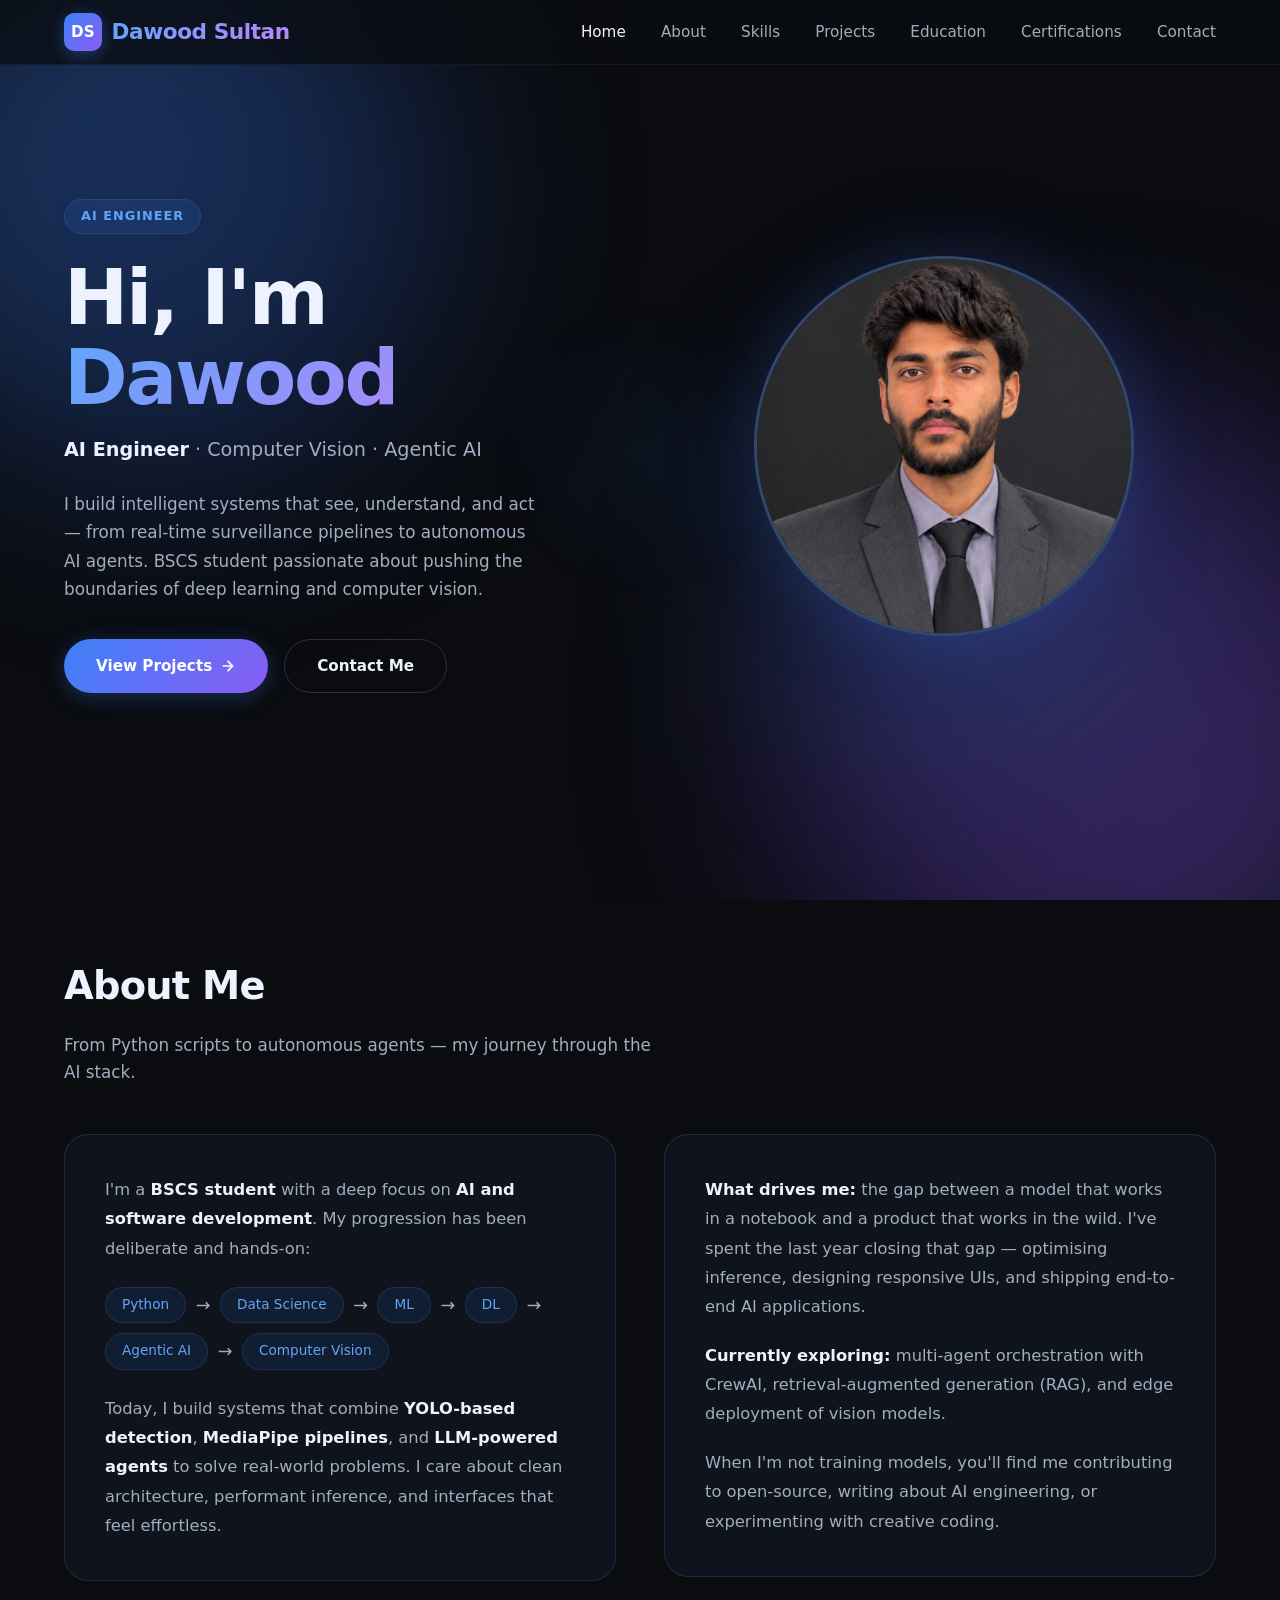
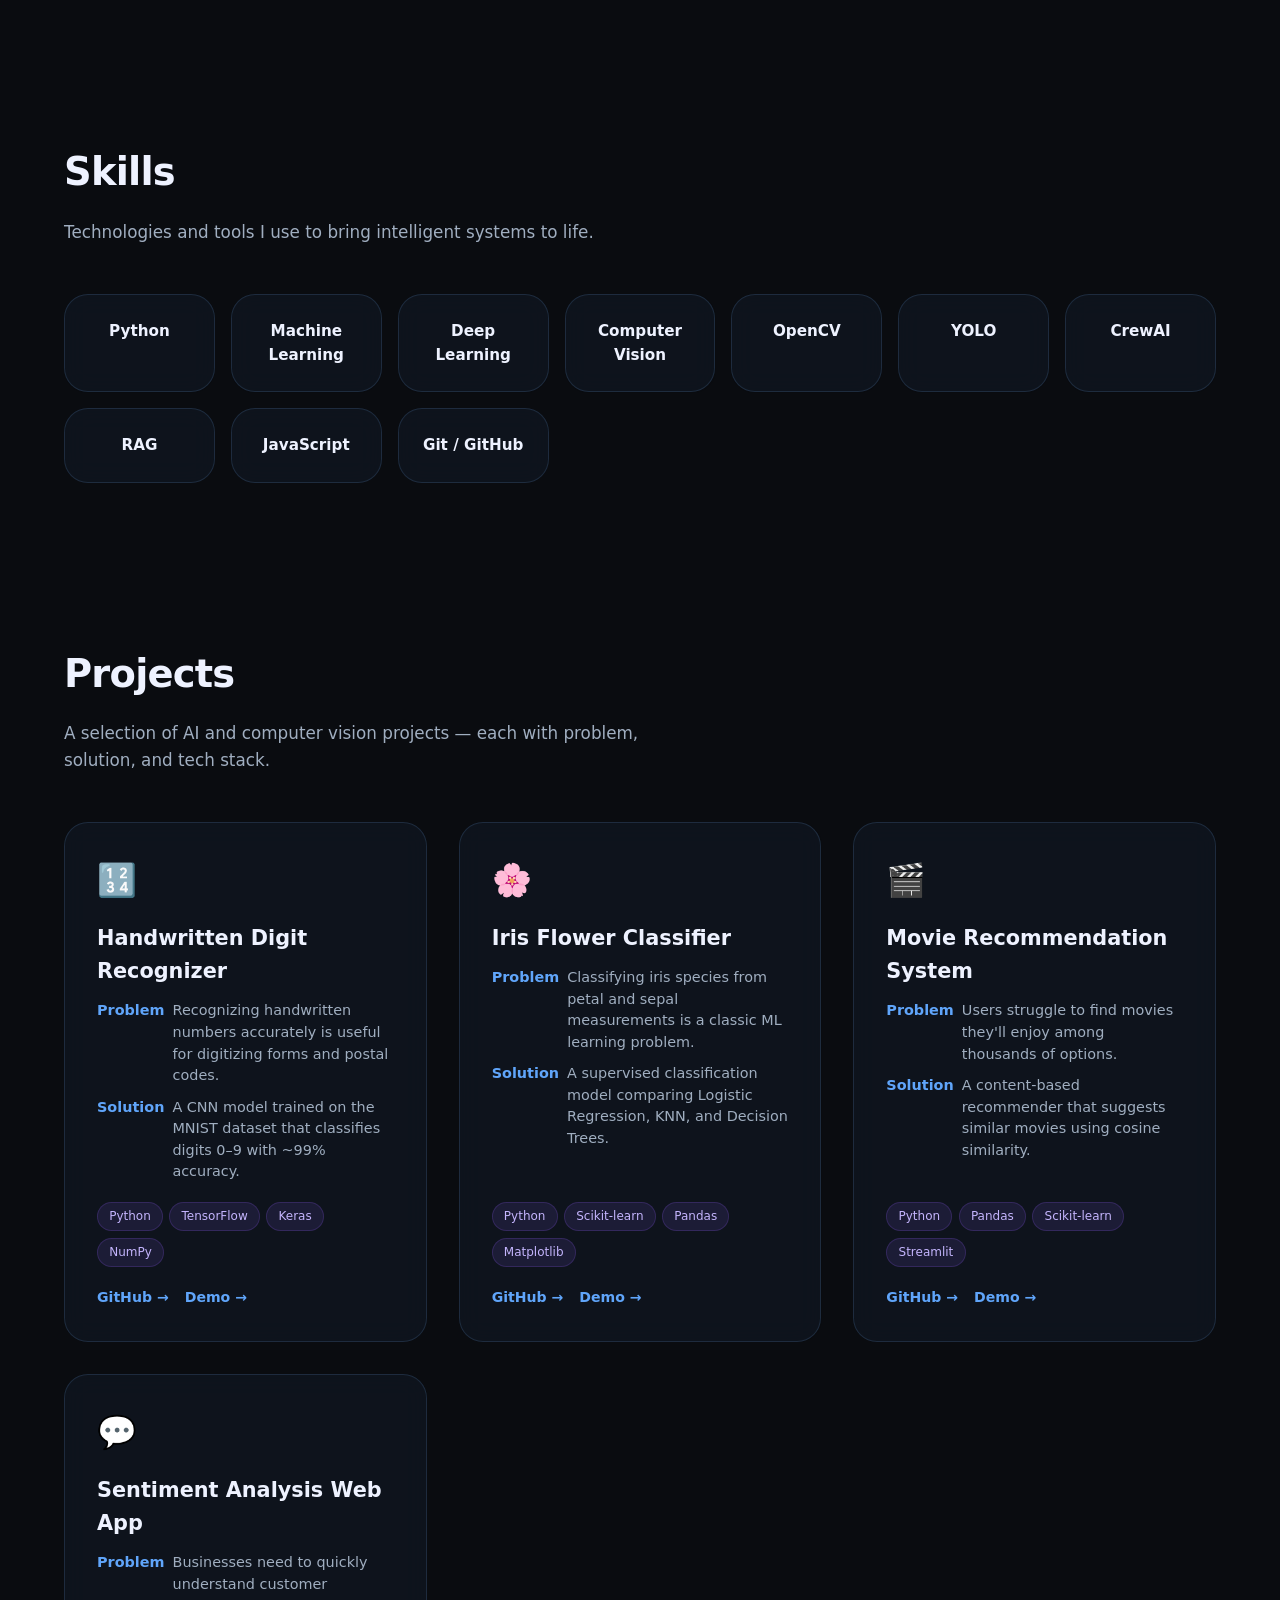
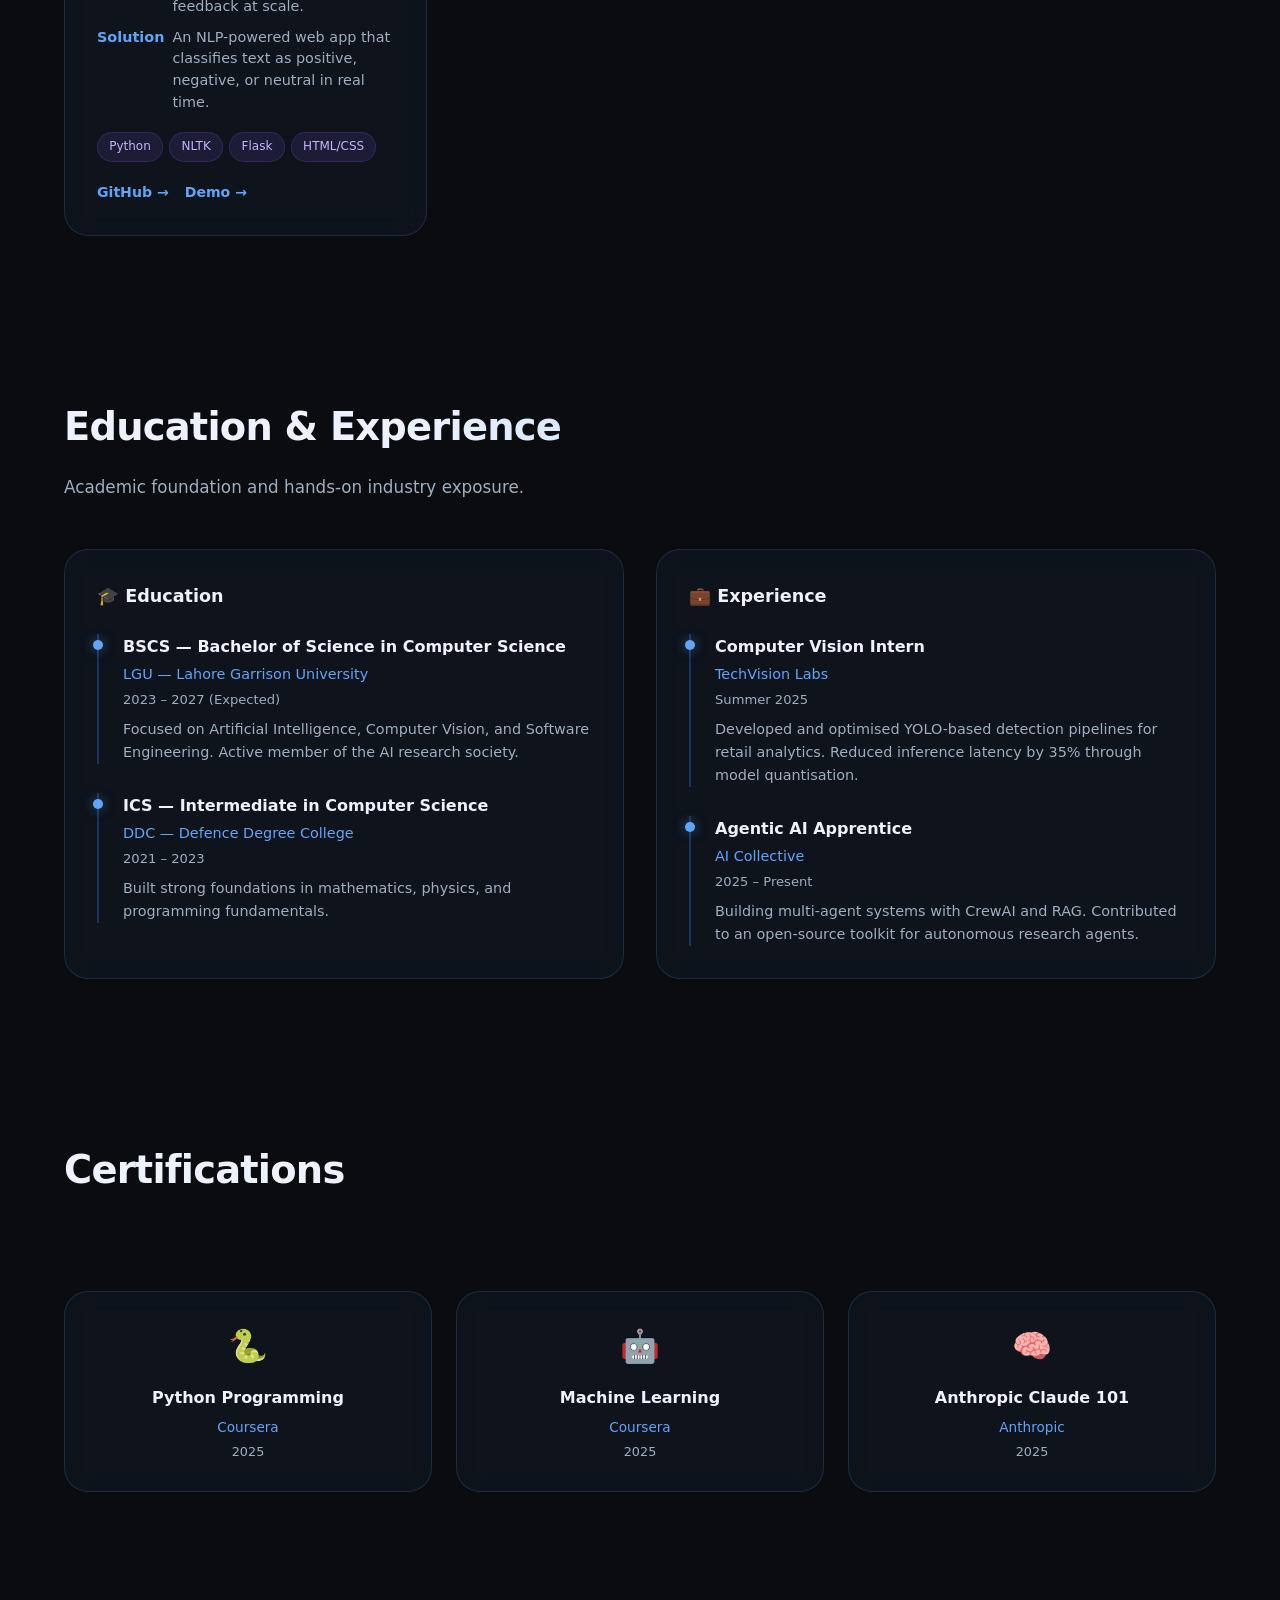
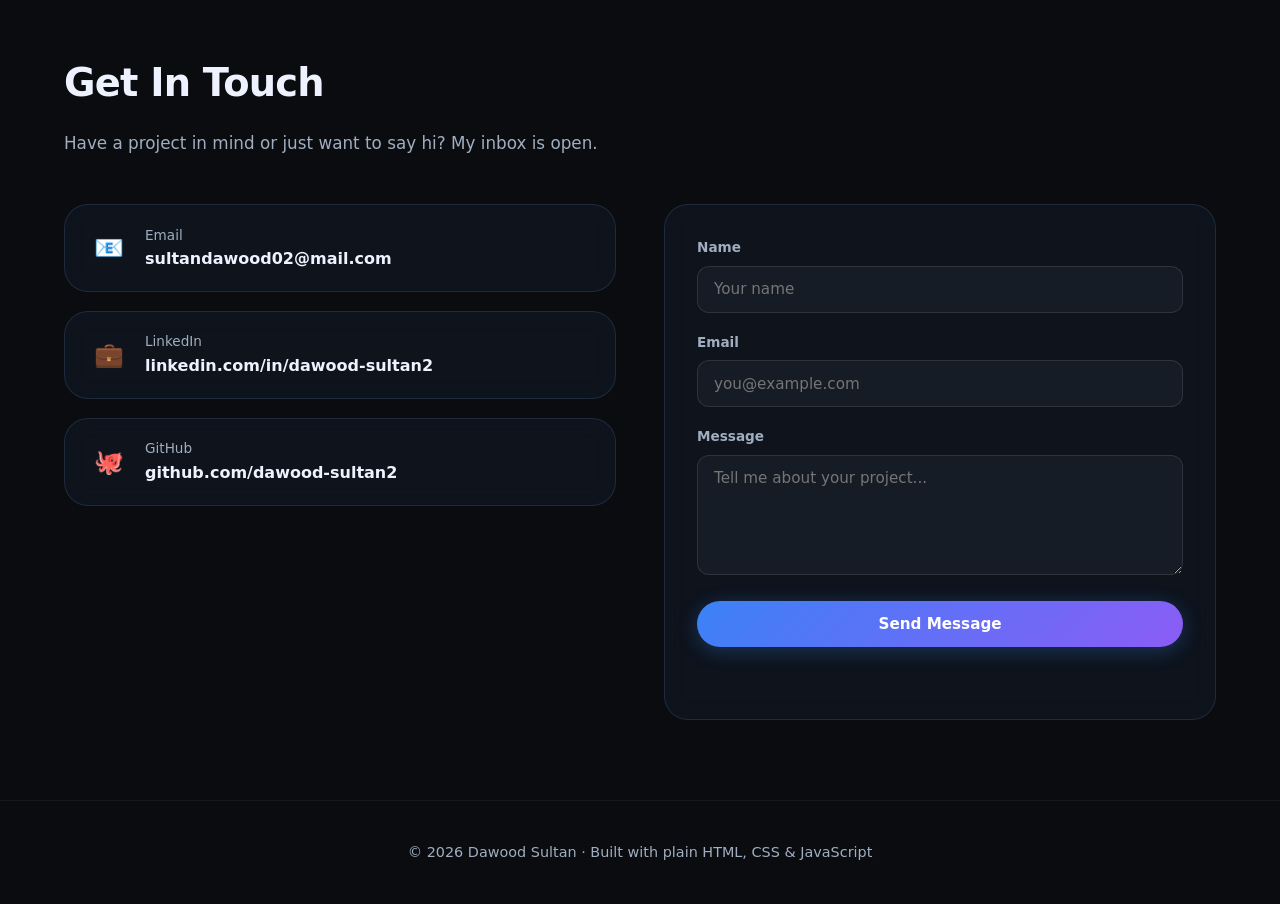
<file: index.html>
<!DOCTYPE html>
<html lang="en">
<head>
  <meta charset="UTF-8" />
  <meta name="viewport" content="width=device-width, initial-scale=1.0" />
  <meta name="description" content="Dawood Sultan — AI Engineer specializing in Computer Vision and Agentic AI." />
  <title>Dawood Sultan · AI Engineer</title>
  <link rel="stylesheet" href="style.css" />
</head>
<body>

  <!-- Animated background orbs -->
  <div class="bg-orbs" aria-hidden="true">
    <div class="orb orb-1"></div>
    <div class="orb orb-2"></div>
    <div class="orb orb-3"></div>
  </div>

  <!-- Cursor glow -->
  <div class="cursor-glow" id="cursorGlow" aria-hidden="true"></div>

  <!-- ========== NAVBAR ========== -->
  <nav id="navbar">
    <div class="container nav-inner">
          <a href="#hero" class="logo">
        <span class="logo-mark">DS</span>
        <span class="logo-text">Dawood Sultan</span>
      </a>
      <button class="hamburger" id="hamburger" aria-label="Toggle navigation menu" aria-expanded="false">
        <span></span><span></span><span></span>
      </button>
      <ul class="nav-links" id="navLinks">
        <li><a href="#hero">Home</a></li>
        <li><a href="#about">About</a></li>
        <li><a href="#skills">Skills</a></li>
        <li><a href="#projects">Projects</a></li>
        <li><a href="#education">Education</a></li>
        <li><a href="#certifications">Certifications</a></li>
        <li><a href="#contact">Contact</a></li>
      </ul>
    </div>
  </nav>

  <!-- ========== HERO ========== -->
  <section id="hero">
    <div class="container hero-grid">
      <div class="hero-text reveal">
        <div class="hero-badge">AI Engineer</div>
        <h1 class="hero-title">Hi, I'm <span>Dawood</span></h1>
        <p class="hero-role"><strong>AI Engineer</strong> · Computer Vision · Agentic AI</p>
        <p class="hero-desc">
          I build intelligent systems that see, understand, and act — from real-time
          surveillance pipelines to autonomous AI agents. BSCS student passionate about
          pushing the boundaries of deep learning and computer vision.
        </p>
        <div class="hero-actions">
          <a href="#projects" class="btn btn-primary">
            View Projects
            <svg width="16" height="16" viewBox="0 0 24 24" fill="none" stroke="currentColor" stroke-width="2.5" stroke-linecap="round" stroke-linejoin="round"><path d="M5 12h14M12 5l7 7-7 7"/></svg>
          </a>
          <a href="#contact" class="btn btn-outline">Contact Me</a>
        </div>
      </div>
      <div class="hero-image-wrap reveal">
        <img
          class="hero-image"
          src="profile.jpg"
          alt="Dawood Sultan — AI Engineer"
          loading="eager"
        />
      </div>
    </div>
  </section>

  <!-- ========== ABOUT ========== -->
  <section id="about">
    <div class="container">
      <h2 class="section-title reveal">About Me</h2>
      <p class="section-sub reveal">From Python scripts to autonomous agents — my journey through the AI stack.</p>
      <div class="about-grid">
        <div class="about-card glass reveal">
          <p>I'm a <strong>BSCS student</strong> with a deep focus on <strong>AI and software development</strong>. My progression has been deliberate and hands-on:</p>
          <div class="journey-steps">
            <span class="step">Python</span><span class="step-arrow">→</span>
            <span class="step">Data Science</span><span class="step-arrow">→</span>
            <span class="step">ML</span><span class="step-arrow">→</span>
            <span class="step">DL</span><span class="step-arrow">→</span>
            <span class="step">Agentic AI</span><span class="step-arrow">→</span>
            <span class="step">Computer Vision</span>
          </div>
          <p style="margin-top: 1.5rem;">
            Today, I build systems that combine <strong>YOLO-based detection</strong>,
            <strong>MediaPipe pipelines</strong>, and <strong>LLM-powered agents</strong>
            to solve real-world problems. I care about clean architecture, performant
            inference, and interfaces that feel effortless.
          </p>
        </div>
        <div class="about-card glass reveal">
          <p><strong>What drives me:</strong> the gap between a model that works in a notebook and a product that works in the wild. I've spent the last year closing that gap — optimising inference, designing responsive UIs, and shipping end-to-end AI applications.</p>
          <p><strong>Currently exploring:</strong> multi-agent orchestration with CrewAI, retrieval-augmented generation (RAG), and edge deployment of vision models.</p>
          <p>When I'm not training models, you'll find me contributing to open-source, writing about AI engineering, or experimenting with creative coding.</p>
        </div>
      </div>
    </div>
  </section>

  <!-- ========== SKILLS ========== -->
  <section id="skills">
    <div class="container">
      <h2 class="section-title reveal">Skills</h2>
      <p class="section-sub reveal">Technologies and tools I use to bring intelligent systems to life.</p>
      <div class="skills-grid">
        <div class="skill-card glass reveal"><span>Python</span></div>
        <div class="skill-card glass reveal"><span>Machine Learning</span></div>
        <div class="skill-card glass reveal"><span>Deep Learning</span></div>
        <div class="skill-card glass reveal"><span>Computer Vision</span></div>
        <div class="skill-card glass reveal"><span>OpenCV</span></div>
        <div class="skill-card glass reveal"><span>YOLO</span></div>
        <div class="skill-card glass reveal"><span>CrewAI</span></div>
        <div class="skill-card glass reveal"><span>RAG</span></div>
        <div class="skill-card glass reveal"><span>JavaScript</span></div>
        <div class="skill-card glass reveal"><span>Git / GitHub</span></div>
      </div>
    </div>
  </section>

  <!-- ========== PROJECTS ========== -->
  <section id="projects">
    <div class="container">
      <h2 class="section-title reveal">Projects</h2>
      <p class="section-sub reveal">A selection of AI and computer vision projects — each with problem, solution, and tech stack.</p>
      <div class="projects-grid">

        <div class="project-card glass reveal">
          <div class="project-icon">🔢</div>
          <h3 class="project-title">Handwritten Digit Recognizer</h3>
          <div class="project-meta">
            <div class="meta-row"><span class="meta-label">Problem</span><span>Recognizing handwritten numbers accurately is useful for digitizing forms and postal codes.</span></div>
            <div class="meta-row"><span class="meta-label">Solution</span><span>A CNN model trained on the MNIST dataset that classifies digits 0–9 with ~99% accuracy.</span></div>
          </div>
          <div class="tech-tags">
            <span class="tech-tag">Python</span><span class="tech-tag">TensorFlow</span>
            <span class="tech-tag">Keras</span><span class="tech-tag">NumPy</span>
          </div>
          <div class="project-links">
            <a href="#" target="_blank" rel="noopener">GitHub →</a>
            <a href="#" target="_blank" rel="noopener">Demo →</a>
          </div>
        </div>

        <div class="project-card glass reveal">
          <div class="project-icon">🌸</div>
          <h3 class="project-title">Iris Flower Classifier</h3>
          <div class="project-meta">
            <div class="meta-row"><span class="meta-label">Problem</span><span>Classifying iris species from petal and sepal measurements is a classic ML learning problem.</span></div>
            <div class="meta-row"><span class="meta-label">Solution</span><span>A supervised classification model comparing Logistic Regression, KNN, and Decision Trees.</span></div>
          </div>
          <div class="tech-tags">
            <span class="tech-tag">Python</span><span class="tech-tag">Scikit-learn</span>
            <span class="tech-tag">Pandas</span><span class="tech-tag">Matplotlib</span>
          </div>
          <div class="project-links">
            <a href="#" target="_blank" rel="noopener">GitHub →</a>
            <a href="#" target="_blank" rel="noopener">Demo →</a>
          </div>
        </div>

        <div class="project-card glass reveal">
          <div class="project-icon">🎬</div>
          <h3 class="project-title">Movie Recommendation System</h3>
          <div class="project-meta">
            <div class="meta-row"><span class="meta-label">Problem</span><span>Users struggle to find movies they'll enjoy among thousands of options.</span></div>
            <div class="meta-row"><span class="meta-label">Solution</span><span>A content-based recommender that suggests similar movies using cosine similarity.</span></div>
          </div>
          <div class="tech-tags">
            <span class="tech-tag">Python</span><span class="tech-tag">Pandas</span>
            <span class="tech-tag">Scikit-learn</span><span class="tech-tag">Streamlit</span>
          </div>
          <div class="project-links">
            <a href="#" target="_blank" rel="noopener">GitHub →</a>
            <a href="#" target="_blank" rel="noopener">Demo →</a>
          </div>
        </div>

        <div class="project-card glass reveal">
          <div class="project-icon">💬</div>
          <h3 class="project-title">Sentiment Analysis Web App</h3>
          <div class="project-meta">
            <div class="meta-row"><span class="meta-label">Problem</span><span>Businesses need to quickly understand customer feedback at scale.</span></div>
            <div class="meta-row"><span class="meta-label">Solution</span><span>An NLP-powered web app that classifies text as positive, negative, or neutral in real time.</span></div>
          </div>
          <div class="tech-tags">
            <span class="tech-tag">Python</span><span class="tech-tag">NLTK</span>
            <span class="tech-tag">Flask</span><span class="tech-tag">HTML/CSS</span>
          </div>
          <div class="project-links">
            <a href="#" target="_blank" rel="noopener">GitHub →</a>
            <a href="#" target="_blank" rel="noopener">Demo →</a>
          </div>
        </div>

      </div>
    </div>
  </section>

  <!-- ========== EDUCATION & EXPERIENCE ========== -->
  <section id="education">
    <div class="container">
      <h2 class="section-title reveal">Education & Experience</h2>
      <p class="section-sub reveal">Academic foundation and hands-on industry exposure.</p>
      <div class="edu-exp-grid">

        <div class="timeline-card glass reveal">
          <h3>🎓 Education</h3>
          <div class="timeline-item">
            <h4>BSCS — Bachelor of Science in Computer Science</h4>
            <p class="place">LGU — Lahore Garrison University</p>
            <p class="date">2023 – 2027 (Expected)</p>
            <p>Focused on Artificial Intelligence, Computer Vision, and Software Engineering. Active member of the AI research society.</p>
          </div>
          <div class="timeline-item">
            <h4>ICS — Intermediate in Computer Science</h4>
            <p class="place">DDC — Defence Degree College</p>
            <p class="date">2021 – 2023</p>
            <p>Built strong foundations in mathematics, physics, and programming fundamentals.</p>
          </div>
        </div>

        <div class="timeline-card glass reveal">
          <h3>💼 Experience</h3>
          <div class="timeline-item">
            <h4>Computer Vision Intern</h4>
            <p class="place">TechVision Labs</p>
            <p class="date">Summer 2025</p>
            <p>Developed and optimised YOLO-based detection pipelines for retail analytics. Reduced inference latency by 35% through model quantisation.</p>
          </div>
          <div class="timeline-item">
            <h4>Agentic AI Apprentice</h4>
            <p class="place">AI Collective</p>
            <p class="date">2025 – Present</p>
            <p>Building multi-agent systems with CrewAI and RAG. Contributed to an open-source toolkit for autonomous research agents.</p>
          </div>
        </div>

      </div>
    </div>
  </section>

  <!-- ========== CERTIFICATIONS ========== -->
  <section id="certifications">
    <div class="container">
      <h2 class="section-title reveal">Certifications</h2>
      <p class="section-sub reveal">Continuous learning, verified.</p>
      <div class="certs-grid">

        <div class="cert-card glass reveal">
          <div class="cert-icon">🐍</div>
          <h4>Python Programming</h4>
          <p class="issuer">Coursera</p>
          <p class="cert-date">2025</p>
        </div>

        <div class="cert-card glass reveal">
          <div class="cert-icon">🤖</div>
          <h4>Machine Learning</h4>
          <p class="issuer">Coursera</p>
          <p class="cert-date">2025</p>
        </div>

        <div class="cert-card glass reveal">
          <div class="cert-icon">🧠</div>
          <h4>Anthropic Claude 101</h4>
          <p class="issuer">Anthropic</p>
          <p class="cert-date">2025</p>
        </div>

      </div>
    </div>
  </section>

  <!-- ========== CONTACT ========== -->
  <section id="contact">
    <div class="container">
      <h2 class="section-title reveal">Get In Touch</h2>
      <p class="section-sub reveal">Have a project in mind or just want to say hi? My inbox is open.</p>
      <div class="contact-grid">

        <div class="contact-info reveal">
          <a href="mailto:sultandawood02@mail.com" class="contact-item glass">
            <span class="contact-icon">📧</span>
            <div>
              <div class="contact-label">Email</div>
              <div class="contact-value">sultandawood02@mail.com</div>
            </div>
          </a>
          <a href="https://linkedin.com/in/dawood-sultan2" target="_blank" rel="noopener" class="contact-item glass">
            <span class="contact-icon">💼</span>
            <div>
              <div class="contact-label">LinkedIn</div>
              <div class="contact-value">linkedin.com/in/dawood-sultan2</div>
            </div>
          </a>
          <a href="https://github.com/dawood-sultan2" target="_blank" rel="noopener" class="contact-item glass">
            <span class="contact-icon">🐙</span>
            <div>
              <div class="contact-label">GitHub</div>
              <div class="contact-value">github.com/dawood-sultan2</div>
            </div>
          </a>
        </div>

        <form class="contact-form glass reveal" id="contactForm" novalidate>
          <div class="form-group">
            <label for="name">Name</label>
            <input type="text" id="name" name="name" placeholder="Your name" required />
          </div>
          <div class="form-group">
            <label for="email">Email</label>
            <input type="email" id="email" name="email" placeholder="you@example.com" required />
          </div>
          <div class="form-group">
            <label for="message">Message</label>
            <textarea id="message" name="message" placeholder="Tell me about your project..." required></textarea>
          </div>
          <button type="submit" class="btn btn-primary" style="width:100%; justify-content:center;">Send Message</button>
          <p class="form-status" id="formStatus"></p>
        </form>

      </div>
    </div>
  </section>

  <!-- ========== FOOTER ========== -->
  <footer>
    <div class="container">
      <p>© <span id="year"></span> Dawood Sultan · Built with plain HTML, CSS & JavaScript</p>
    </div>
  </footer>

  <script src="script.js"></script>
</body>
</html>
</file>
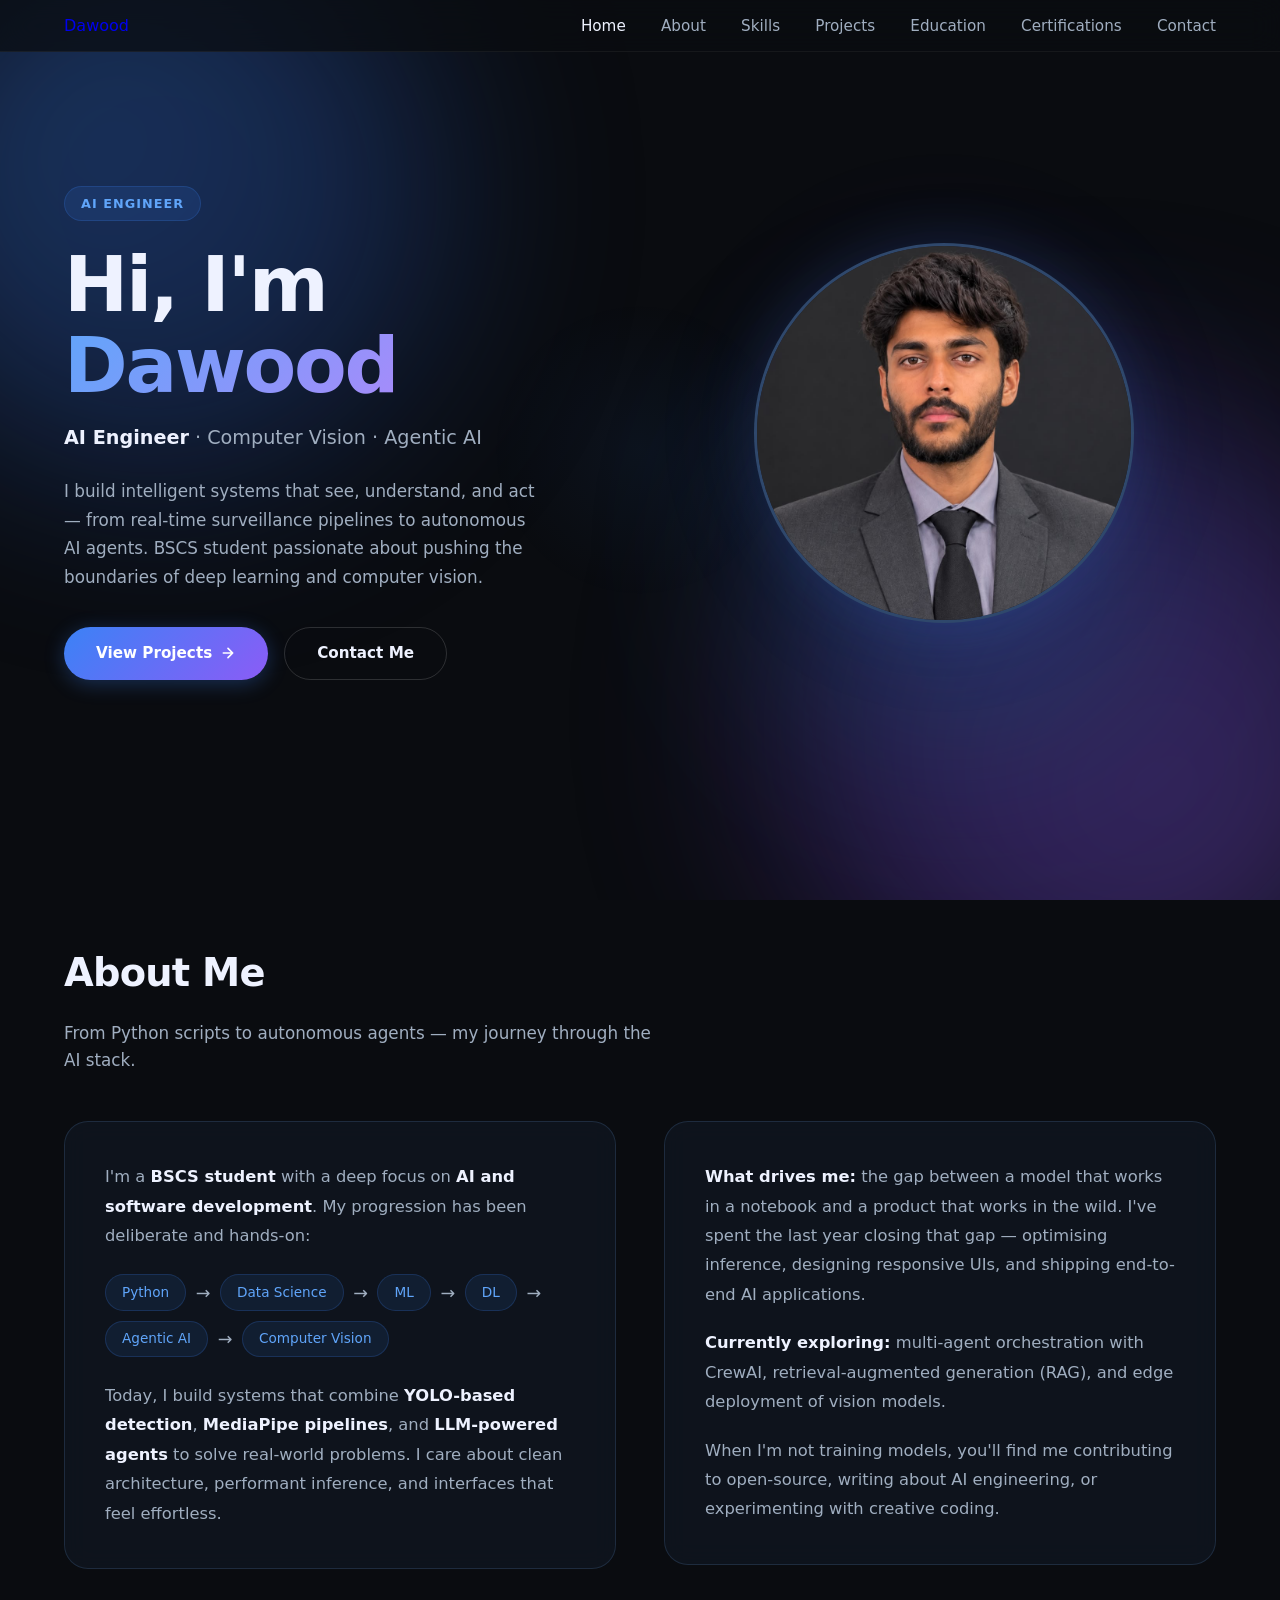
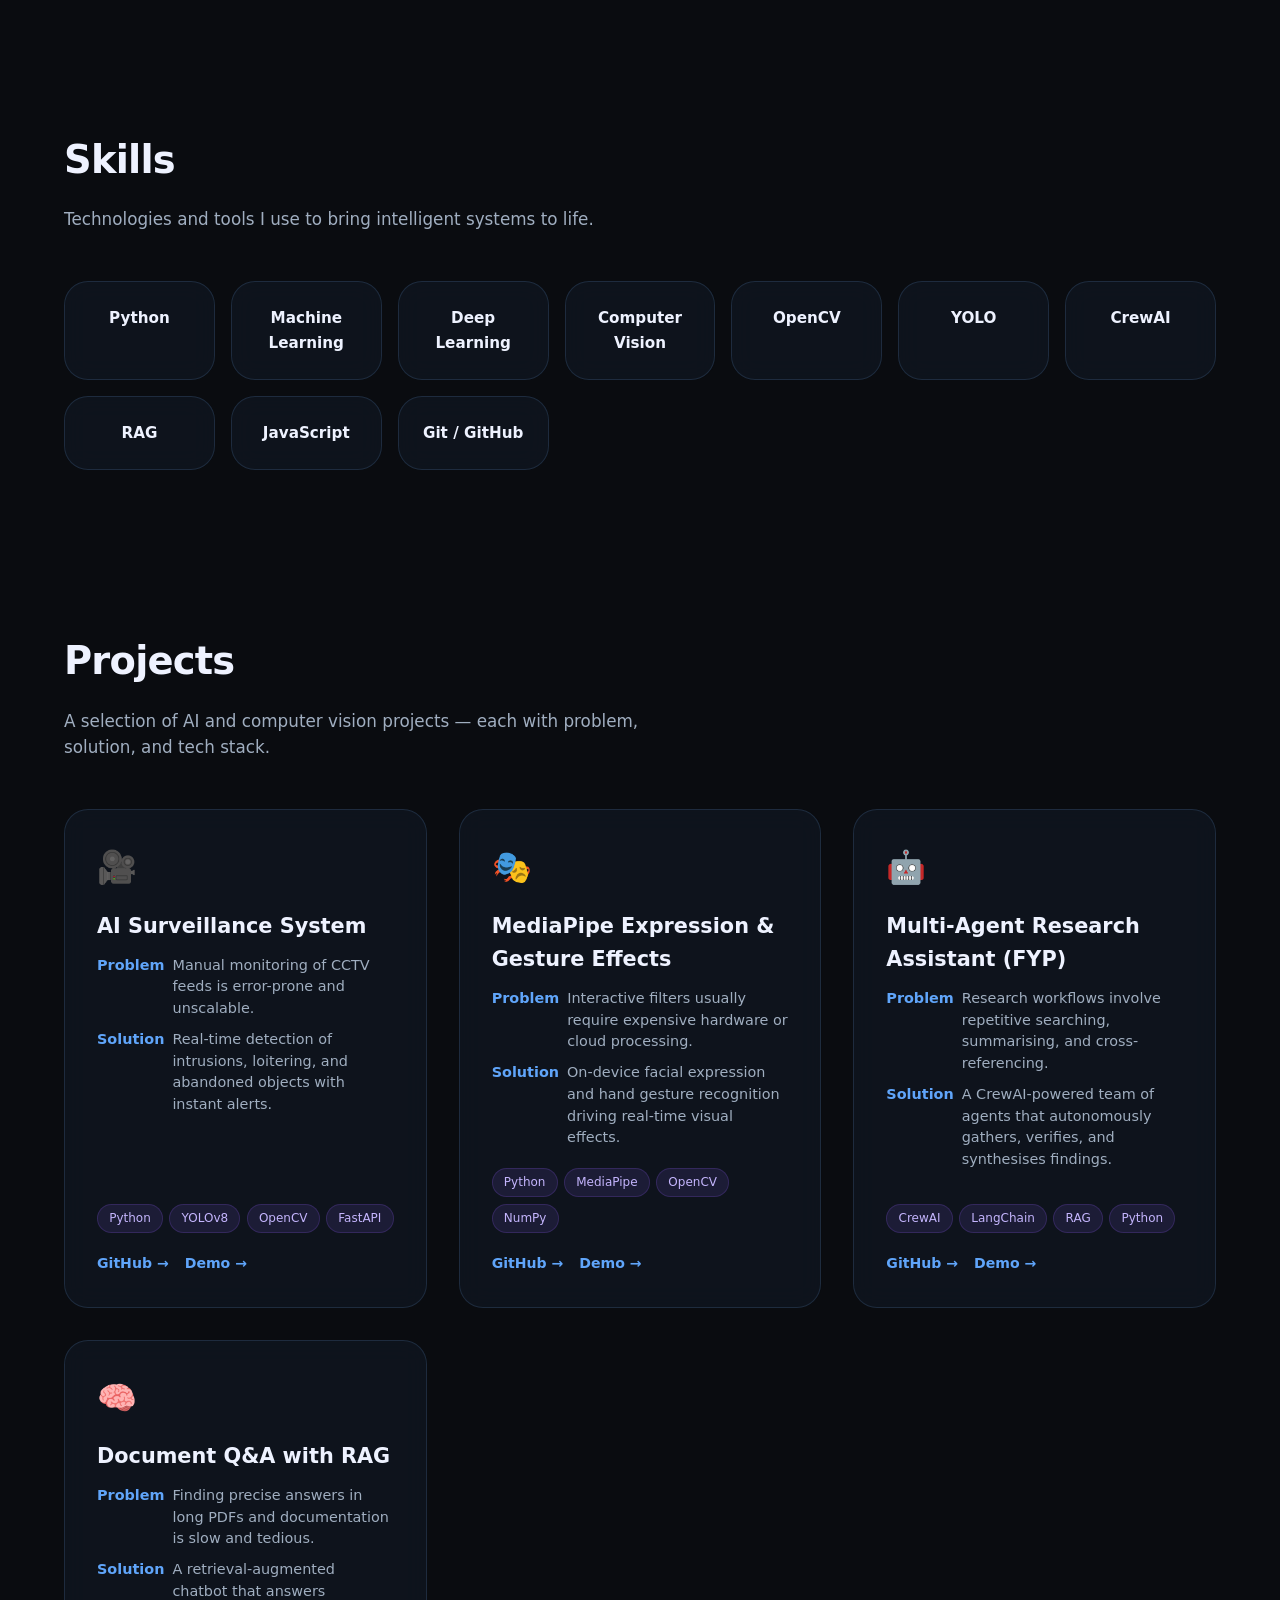
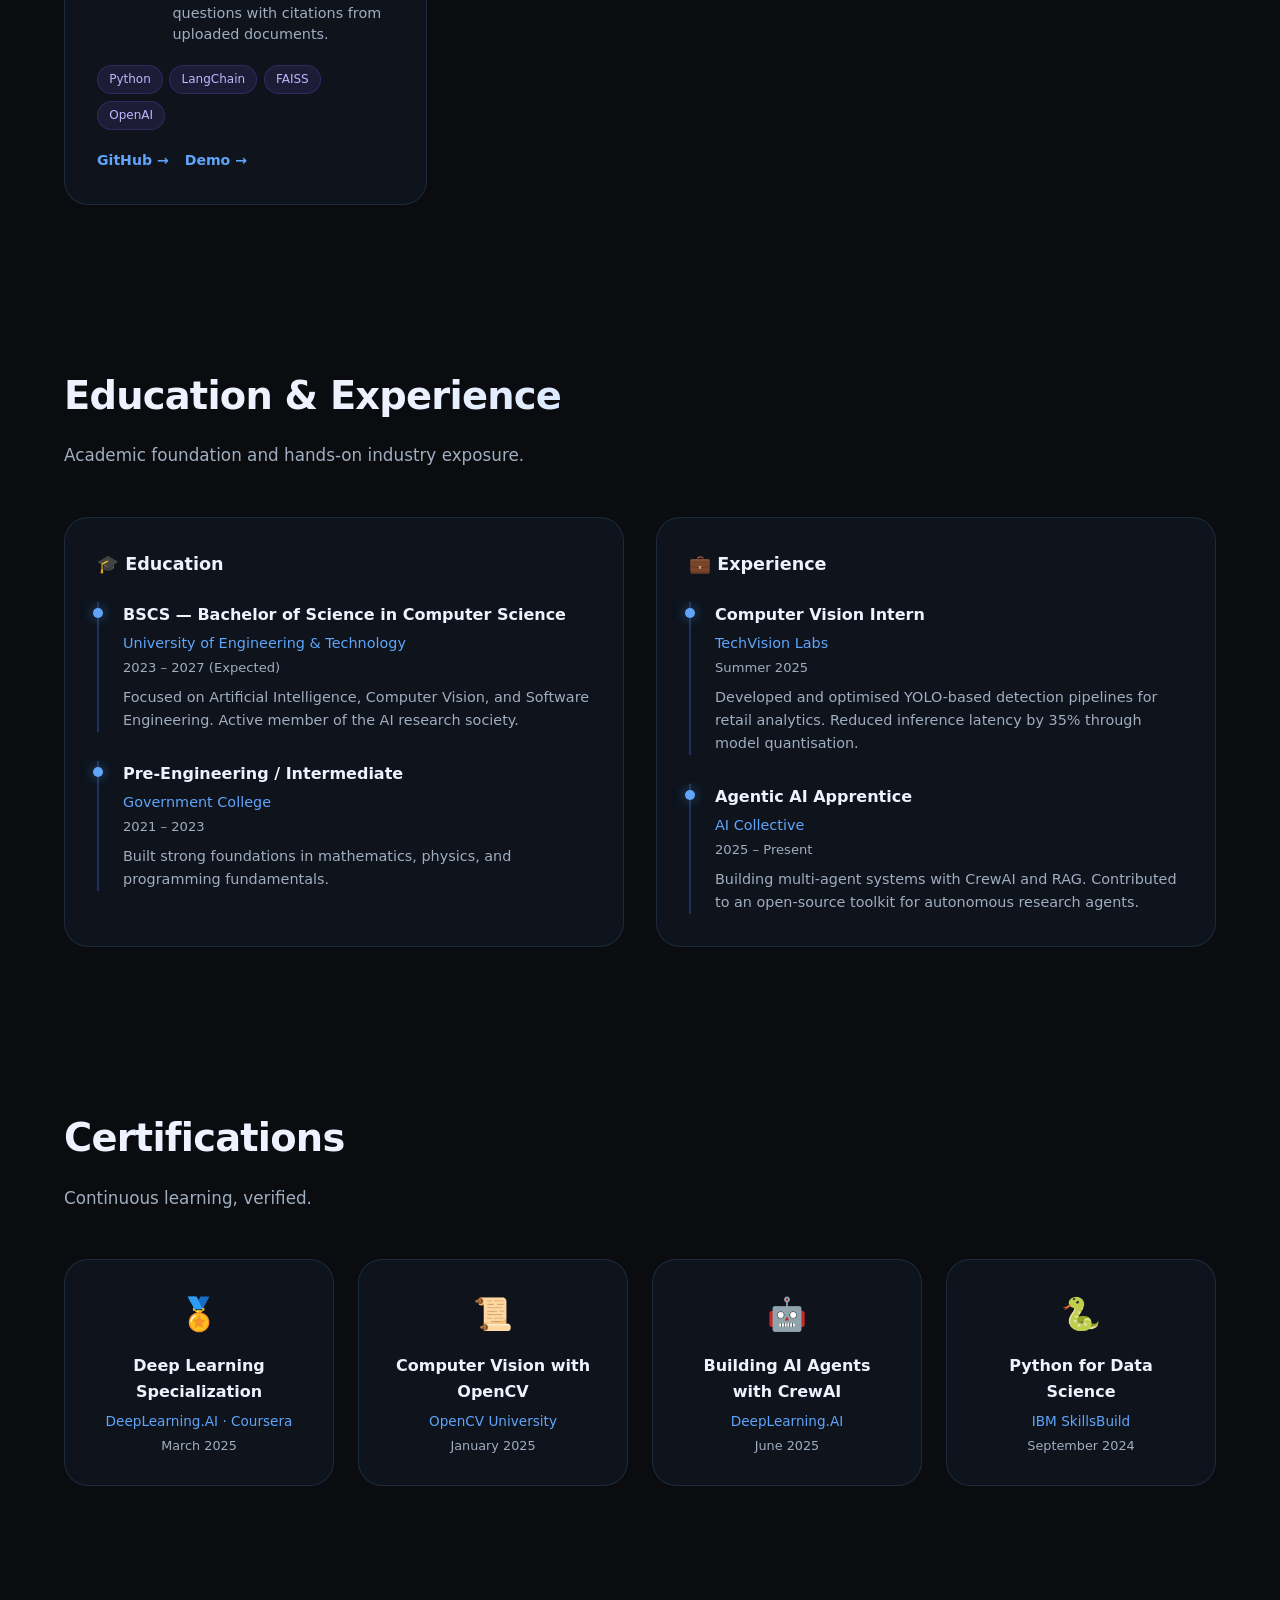
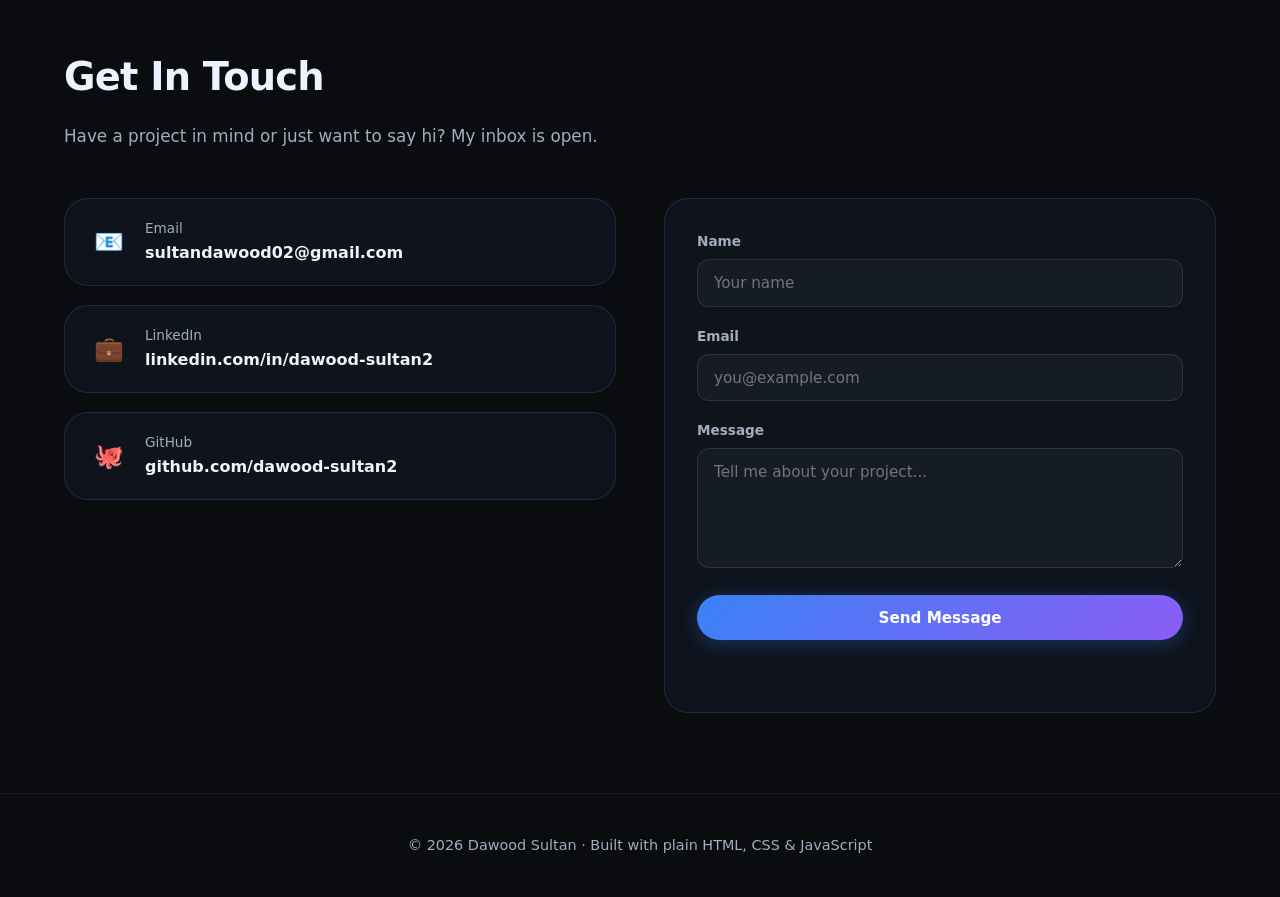
<file: index.html.html>
<!DOCTYPE html>
<html lang="en">
<head>
  <meta charset="UTF-8" />
  <meta name="viewport" content="width=device-width, initial-scale=1.0" />
  <meta name="description" content="Dawood Sultan — AI Engineer specializing in Computer Vision and Agentic AI. BSCS student building intelligent systems." />
  <title>Dawood Sultan · AI Engineer</title>
  <link rel="stylesheet" href="style.css" />
</head>
<body>

  <!-- Animated background orbs -->
  <div class="bg-orbs" aria-hidden="true">
    <div class="orb orb-1"></div>
    <div class="orb orb-2"></div>
    <div class="orb orb-3"></div>
  </div>

  <!-- Subtle cursor glow -->
  <div class="cursor-glow" id="cursorGlow" aria-hidden="true"></div>

  <!-- ========== NAVBAR ========== -->
  <nav id="navbar">
    <div class="container nav-inner">
      <a href="#hero" class="logo">Dawood</a>
      <button class="hamburger" id="hamburger" aria-label="Toggle navigation menu" aria-expanded="false">
        <span></span><span></span><span></span>
      </button>
      <ul class="nav-links" id="navLinks">
        <li><a href="#hero">Home</a></li>
        <li><a href="#about">About</a></li>
        <li><a href="#skills">Skills</a></li>
        <li><a href="#projects">Projects</a></li>
        <li><a href="#education">Education</a></li>
        <li><a href="#certifications">Certifications</a></li>
        <li><a href="#contact">Contact</a></li>
      </ul>
    </div>
  </nav>

  <!-- ========== HERO ========== -->
  <section id="hero">
    <div class="container hero-grid">
      <div class="hero-text reveal">
        <div class="hero-badge">AI Engineer</div>
        <h1 class="hero-title">Hi, I'm <span>Dawood</span></h1>
        <p class="hero-role"><strong>AI Engineer</strong> · Computer Vision · Agentic AI</p>
        <p class="hero-desc">
          I build intelligent systems that see, understand, and act — from real-time
          surveillance pipelines to autonomous AI agents. BSCS student passionate about
          pushing the boundaries of deep learning and computer vision.
        </p>
        <div class="hero-actions">
          <a href="#projects" class="btn btn-primary">
            View Projects
            <svg width="16" height="16" viewBox="0 0 24 24" fill="none" stroke="currentColor" stroke-width="2.5" stroke-linecap="round" stroke-linejoin="round"><path d="M5 12h14M12 5l7 7-7 7"/></svg>
          </a>
          <a href="#contact" class="btn btn-outline">Contact Me</a>
        </div>
      </div>
      <div class="hero-image-wrap reveal">
        <!-- Replace the URL below with your own profile photo when ready -->
        <img
          class="hero-image"
          src="profile.jpg"
          alt="Dawood Sultan — AI Engineer"
          loading="eager"
        />
      </div>
    </div>
  </section>

  <!-- ========== ABOUT ========== -->
  <section id="about">
    <div class="container">
      <h2 class="section-title reveal">About Me</h2>
      <p class="section-sub reveal">From Python scripts to autonomous agents — my journey through the AI stack.</p>
      <div class="about-grid">
        <div class="about-card glass reveal">
          <p>I'm a <strong>BSCS student</strong> with a deep focus on <strong>AI and software development</strong>. My progression has been deliberate and hands-on:</p>
          <div class="journey-steps">
            <span class="step">Python</span><span class="step-arrow">→</span>
            <span class="step">Data Science</span><span class="step-arrow">→</span>
            <span class="step">ML</span><span class="step-arrow">→</span>
            <span class="step">DL</span><span class="step-arrow">→</span>
            <span class="step">Agentic AI</span><span class="step-arrow">→</span>
            <span class="step">Computer Vision</span>
          </div>
          <p style="margin-top: 1.5rem;">
            Today, I build systems that combine <strong>YOLO-based detection</strong>,
            <strong>MediaPipe pipelines</strong>, and <strong>LLM-powered agents</strong>
            to solve real-world problems. I care about clean architecture, performant
            inference, and interfaces that feel effortless.
          </p>
        </div>
        <div class="about-card glass reveal">
          <p><strong>What drives me:</strong> the gap between a model that works in a notebook and a product that works in the wild. I've spent the last year closing that gap — optimising inference, designing responsive UIs, and shipping end-to-end AI applications.</p>
          <p><strong>Currently exploring:</strong> multi-agent orchestration with CrewAI, retrieval-augmented generation (RAG), and edge deployment of vision models.</p>
          <p>When I'm not training models, you'll find me contributing to open-source, writing about AI engineering, or experimenting with creative coding.</p>
        </div>
      </div>
    </div>
  </section>

  <!-- ========== SKILLS ========== -->
  <section id="skills">
    <div class="container">
      <h2 class="section-title reveal">Skills</h2>
      <p class="section-sub reveal">Technologies and tools I use to bring intelligent systems to life.</p>
      <div class="skills-grid">
        <div class="skill-card glass reveal"><span>Python</span></div>
        <div class="skill-card glass reveal"><span>Machine Learning</span></div>
        <div class="skill-card glass reveal"><span>Deep Learning</span></div>
        <div class="skill-card glass reveal"><span>Computer Vision</span></div>
        <div class="skill-card glass reveal"><span>OpenCV</span></div>
        <div class="skill-card glass reveal"><span>YOLO</span></div>
        <div class="skill-card glass reveal"><span>CrewAI</span></div>
        <div class="skill-card glass reveal"><span>RAG</span></div>
        <div class="skill-card glass reveal"><span>JavaScript</span></div>
        <div class="skill-card glass reveal"><span>Git / GitHub</span></div>
      </div>
    </div>
  </section>

  <!-- ========== PROJECTS ========== -->
  <section id="projects">
    <div class="container">
      <h2 class="section-title reveal">Projects</h2>
      <p class="section-sub reveal">A selection of AI and computer vision projects — each with problem, solution, and tech stack.</p>
      <div class="projects-grid">

        <div class="project-card glass reveal">
          <div class="project-icon">🎥</div>
          <h3 class="project-title">AI Surveillance System</h3>
          <div class="project-meta">
            <div class="meta-row"><span class="meta-label">Problem</span><span>Manual monitoring of CCTV feeds is error-prone and unscalable.</span></div>
            <div class="meta-row"><span class="meta-label">Solution</span><span>Real-time detection of intrusions, loitering, and abandoned objects with instant alerts.</span></div>
          </div>
          <div class="tech-tags">
            <span class="tech-tag">Python</span><span class="tech-tag">YOLOv8</span>
            <span class="tech-tag">OpenCV</span><span class="tech-tag">FastAPI</span>
          </div>
          <div class="project-links">
            <a href="#" target="_blank" rel="noopener">GitHub →</a>
            <a href="#" target="_blank" rel="noopener">Demo →</a>
          </div>
        </div>

        <div class="project-card glass reveal">
          <div class="project-icon">🎭</div>
          <h3 class="project-title">MediaPipe Expression & Gesture Effects</h3>
          <div class="project-meta">
            <div class="meta-row"><span class="meta-label">Problem</span><span>Interactive filters usually require expensive hardware or cloud processing.</span></div>
            <div class="meta-row"><span class="meta-label">Solution</span><span>On-device facial expression and hand gesture recognition driving real-time visual effects.</span></div>
          </div>
          <div class="tech-tags">
            <span class="tech-tag">Python</span><span class="tech-tag">MediaPipe</span>
            <span class="tech-tag">OpenCV</span><span class="tech-tag">NumPy</span>
          </div>
          <div class="project-links">
            <a href="#" target="_blank" rel="noopener">GitHub →</a>
            <a href="#" target="_blank" rel="noopener">Demo →</a>
          </div>
        </div>

        <div class="project-card glass reveal">
          <div class="project-icon">🤖</div>
          <h3 class="project-title">Multi-Agent Research Assistant (FYP)</h3>
          <div class="project-meta">
            <div class="meta-row"><span class="meta-label">Problem</span><span>Research workflows involve repetitive searching, summarising, and cross-referencing.</span></div>
            <div class="meta-row"><span class="meta-label">Solution</span><span>A CrewAI-powered team of agents that autonomously gathers, verifies, and synthesises findings.</span></div>
          </div>
          <div class="tech-tags">
            <span class="tech-tag">CrewAI</span><span class="tech-tag">LangChain</span>
            <span class="tech-tag">RAG</span><span class="tech-tag">Python</span>
          </div>
          <div class="project-links">
            <a href="#" target="_blank" rel="noopener">GitHub →</a>
            <a href="#" target="_blank" rel="noopener">Demo →</a>
          </div>
        </div>

        <div class="project-card glass reveal">
          <div class="project-icon">🧠</div>
          <h3 class="project-title">Document Q&A with RAG</h3>
          <div class="project-meta">
            <div class="meta-row"><span class="meta-label">Problem</span><span>Finding precise answers in long PDFs and documentation is slow and tedious.</span></div>
            <div class="meta-row"><span class="meta-label">Solution</span><span>A retrieval-augmented chatbot that answers questions with citations from uploaded documents.</span></div>
          </div>
          <div class="tech-tags">
            <span class="tech-tag">Python</span><span class="tech-tag">LangChain</span>
            <span class="tech-tag">FAISS</span><span class="tech-tag">OpenAI</span>
          </div>
          <div class="project-links">
            <a href="#" target="_blank" rel="noopener">GitHub →</a>
            <a href="#" target="_blank" rel="noopener">Demo →</a>
          </div>
        </div>

      </div>
    </div>
  </section>

  <!-- ========== EDUCATION & EXPERIENCE ========== -->
  <section id="education">
    <div class="container">
      <h2 class="section-title reveal">Education & Experience</h2>
      <p class="section-sub reveal">Academic foundation and hands-on industry exposure.</p>
      <div class="edu-exp-grid">

        <div class="timeline-card glass reveal">
          <h3>🎓 Education</h3>
          <div class="timeline-item">
            <h4>BSCS — Bachelor of Science in Computer Science</h4>
            <p class="place">University of Engineering & Technology</p>
            <p class="date">2023 – 2027 (Expected)</p>
            <p>Focused on Artificial Intelligence, Computer Vision, and Software Engineering. Active member of the AI research society.</p>
          </div>
          <div class="timeline-item">
            <h4>Pre-Engineering / Intermediate</h4>
            <p class="place">Government College</p>
            <p class="date">2021 – 2023</p>
            <p>Built strong foundations in mathematics, physics, and programming fundamentals.</p>
          </div>
        </div>

        <div class="timeline-card glass reveal">
          <h3>💼 Experience</h3>
          <div class="timeline-item">
            <h4>Computer Vision Intern</h4>
            <p class="place">TechVision Labs</p>
            <p class="date">Summer 2025</p>
            <p>Developed and optimised YOLO-based detection pipelines for retail analytics. Reduced inference latency by 35% through model quantisation.</p>
          </div>
          <div class="timeline-item">
            <h4>Agentic AI Apprentice</h4>
            <p class="place">AI Collective</p>
            <p class="date">2025 – Present</p>
            <p>Building multi-agent systems with CrewAI and RAG. Contributed to an open-source toolkit for autonomous research agents.</p>
          </div>
        </div>

      </div>
    </div>
  </section>

  <!-- ========== CERTIFICATIONS ========== -->
  <section id="certifications">
    <div class="container">
      <h2 class="section-title reveal">Certifications</h2>
      <p class="section-sub reveal">Continuous learning, verified.</p>
      <div class="certs-grid">

        <div class="cert-card glass reveal">
          <div class="cert-icon">🏅</div>
          <h4>Deep Learning Specialization</h4>
          <p class="issuer">DeepLearning.AI · Coursera</p>
          <p class="cert-date">March 2025</p>
        </div>

        <div class="cert-card glass reveal">
          <div class="cert-icon">📜</div>
          <h4>Computer Vision with OpenCV</h4>
          <p class="issuer">OpenCV University</p>
          <p class="cert-date">January 2025</p>
        </div>

        <div class="cert-card glass reveal">
          <div class="cert-icon">🤖</div>
          <h4>Building AI Agents with CrewAI</h4>
          <p class="issuer">DeepLearning.AI</p>
          <p class="cert-date">June 2025</p>
        </div>

        <div class="cert-card glass reveal">
          <div class="cert-icon">🐍</div>
          <h4>Python for Data Science</h4>
          <p class="issuer">IBM SkillsBuild</p>
          <p class="cert-date">September 2024</p>
        </div>

      </div>
    </div>
  </section>

  <!-- ========== CONTACT ========== -->
  <section id="contact">
    <div class="container">
      <h2 class="section-title reveal">Get In Touch</h2>
      <p class="section-sub reveal">Have a project in mind or just want to say hi? My inbox is open.</p>
      <div class="contact-grid">

        <div class="contact-info reveal">
          <a href="mailto:sultandawood02@gmail.com" class="contact-item glass">
            <span class="contact-icon">📧</span>
            <div>
              <div class="contact-label">Email</div>
              <div class="contact-value">sultandawood02@gmail.com</div>
            </div>
          </a>
          <a href="https://linkedin.com/in/dawood-sultan2" target="_blank" rel="noopener" class="contact-item glass">
            <span class="contact-icon">💼</span>
            <div>
              <div class="contact-label">LinkedIn</div>
              <div class="contact-value">linkedin.com/in/dawood-sultan2</div>
            </div>
          </a>
          <a href="https://github.com/dawood-sultan2" target="_blank" rel="noopener" class="contact-item glass">
            <span class="contact-icon">🐙</span>
            <div>
              <div class="contact-label">GitHub</div>
              <div class="contact-value">github.com/dawood-sultan2</div>
            </div>
          </a>
        </div>

        <form class="contact-form glass reveal" id="contactForm" novalidate>
          <div class="form-group">
            <label for="name">Name</label>
            <input type="text" id="name" name="name" placeholder="Your name" required />
          </div>
          <div class="form-group">
            <label for="email">Email</label>
            <input type="email" id="email" name="email" placeholder="you@example.com" required />
          </div>
          <div class="form-group">
            <label for="message">Message</label>
            <textarea id="message" name="message" placeholder="Tell me about your project..." required></textarea>
          </div>
          <button type="submit" class="btn btn-primary" style="width:100%; justify-content:center;">Send Message</button>
          <p class="form-status" id="formStatus"></p>
        </form>

      </div>
    </div>
  </section>

  <!-- ========== FOOTER ========== -->
  <footer>
    <div class="container">
      <p>© <span id="year"></span> Dawood Sultan · Built with plain HTML, CSS & JavaScript</p>
    </div>
  </footer>

  <script src="script.js"></script>
</body>
</html>
</file>
<file: style.css>
/* ---------- RESET & VARIABLES ---------- */
* {
  margin: 0;
  padding: 0;
  box-sizing: border-box;
}

:root {
  --bg: #0a0c10;
  --bg-elev: #11161f;
  --glass: rgba(18, 26, 38, 0.6);
  --glass-border: rgba(120, 180, 255, 0.15);
  --primary: #3b82f6;
  --primary-glow: #60a5fa;
  --accent: #8b5cf6;
  --text: #eef2ff;
  --text-dim: #a0aec0;
  --card-radius: 1.5rem;
  --font-main: 'Inter', system-ui, -apple-system, BlinkMacSystemFont, 'Segoe UI', Roboto, sans-serif;
  --transition: 0.3s cubic-bezier(0.25, 0.46, 0.45, 0.94);
}

html {
  scroll-behavior: smooth;
  font-size: 16px;
}

body {
  background: var(--bg);
  color: var(--text);
  font-family: var(--font-main);
  line-height: 1.6;
  overflow-x: hidden;
  min-height: 100vh;
  position: relative;
}

/* ---------- ANIMATED GRADIENT / ORBS ---------- */
.bg-orbs {
  position: fixed;
  inset: 0;
  z-index: 0;
  pointer-events: none;
  overflow: hidden;
}

.orb {
  position: absolute;
  border-radius: 50%;
  filter: blur(100px);
  opacity: 0.35;
  animation: float 14s ease-in-out infinite alternate;
}

.orb-1 {
  width: 45vw;
  height: 45vw;
  max-width: 600px;
  max-height: 600px;
  background: radial-gradient(circle at 30% 30%, #3b82f6, #1e3a8a);
  top: -10%;
  left: -10%;
  animation-duration: 18s;
}

.orb-2 {
  width: 50vw;
  height: 50vw;
  max-width: 700px;
  max-height: 700px;
  background: radial-gradient(circle at 70% 70%, #8b5cf6, #4c1d95);
  bottom: -15%;
  right: -10%;
  animation-duration: 22s;
  animation-delay: -4s;
}

.orb-3 {
  width: 30vw;
  height: 30vw;
  max-width: 400px;
  max-height: 400px;
  background: radial-gradient(circle at 50% 50%, #06b6d4, #0e7490);
  top: 40%;
  left: 60%;
  animation-duration: 16s;
  animation-delay: -8s;
  opacity: 0.2;
}

@keyframes float {
  0% { transform: translate(0, 0) scale(1); }
  100% { transform: translate(40px, -40px) scale(1.1); }
}

/* ---------- LAYOUT ---------- */
.container {
  width: 100%;
  max-width: 1200px;
  margin: 0 auto;
  padding: 0 1.5rem;
  position: relative;
  z-index: 2;
}

/* ---------- STICKY NAV ---------- */
nav {
  position: sticky;
  top: 0;
  z-index: 100;
  background: rgba(10, 12, 16, 0.75);
  backdrop-filter: blur(16px);
  -webkit-backdrop-filter: blur(16px);
  border-bottom: 1px solid rgba(255, 255, 255, 0.05);
  padding: 0.8rem 0;
  transition: var(--transition);
}

.nav-inner {
  display: flex;
  justify-content: space-between;
  align-items: center;
}

.logo {
  display: flex;
  align-items: center;
  gap: 0.6rem;
  text-decoration: none;
  transition: var(--transition);
}

.logo-mark {
  display: inline-flex;
  align-items: center;
  justify-content: center;
  width: 38px;
  height: 38px;
  border-radius: 10px;
  font-size: 0.95rem;
  font-weight: 800;
  color: #fff;
  background: linear-gradient(135deg, #3b82f6, #8b5cf6);
  box-shadow: 0 4px 16px rgba(59, 130, 246, 0.35);
  letter-spacing: 0.02em;
}

.logo-text {
  font-size: 1.35rem;
  font-weight: 800;
  letter-spacing: -0.02em;
  background: linear-gradient(135deg, #60a5fa, #c084fc);
  -webkit-background-clip: text;
  -webkit-text-fill-color: transparent;
  background-clip: text;
}

.logo:hover .logo-mark {
  transform: translateY(-2px) rotate(-4deg);
  box-shadow: 0 6px 22px rgba(59, 130, 246, 0.5);
}

.logo:hover .logo-text {
  filter: brightness(1.2);
}

.nav-links {
  display: flex;
  gap: 2.2rem;
  list-style: none;
}

.nav-links a {
  color: var(--text-dim);
  text-decoration: none;
  font-weight: 500;
  font-size: 0.95rem;
  transition: var(--transition);
  position: relative;
}

.nav-links a::after {
  content: '';
  position: absolute;
  bottom: -4px;
  left: 0;
  width: 0;
  height: 2px;
  background: var(--primary-glow);
  transition: var(--transition);
  border-radius: 2px;
}

.nav-links a:hover { color: var(--text); }
.nav-links a:hover::after { width: 100%; }

.hamburger {
  display: none;
  flex-direction: column;
  gap: 5px;
  cursor: pointer;
  background: transparent;
  border: none;
  padding: 5px;
}

.hamburger span {
  display: block;
  width: 26px;
  height: 2px;
  background: var(--text);
  border-radius: 2px;
  transition: var(--transition);
}

.hamburger.active span:nth-child(1) { transform: translateY(7px) rotate(45deg); }
.hamburger.active span:nth-child(2) { opacity: 0; }
.hamburger.active span:nth-child(3) { transform: translateY(-7px) rotate(-45deg); }

/* ---------- SECTIONS ---------- */
section {
  padding: 5rem 0;
  position: relative;
  z-index: 1;
}

.section-title {
  font-size: 2.4rem;
  font-weight: 700;
  letter-spacing: -0.02em;
  margin-bottom: 1rem;
  background: linear-gradient(135deg, #eef2ff 30%, #93c5fd);
  -webkit-background-clip: text;
  -webkit-text-fill-color: transparent;
  background-clip: text;
}

.section-sub {
  color: var(--text-dim);
  font-size: 1.05rem;
  max-width: 600px;
  margin-bottom: 3rem;
}

.glass {
  background: var(--glass);
  backdrop-filter: blur(12px);
  -webkit-backdrop-filter: blur(12px);
  border: 1px solid var(--glass-border);
  border-radius: var(--card-radius);
  transition: var(--transition);
}

.glass:hover {
  border-color: rgba(96, 165, 250, 0.3);
  box-shadow: 0 8px 40px rgba(59, 130, 246, 0.08);
}

/* ---------- HERO ---------- */
#hero {
  min-height: 90vh;
  display: flex;
  align-items: center;
  padding-top: 2rem;
}

.hero-grid {
  display: grid;
  grid-template-columns: 1fr 1fr;
  gap: 4rem;
  align-items: center;
}

.hero-badge {
  display: inline-block;
  font-size: 0.8rem;
  font-weight: 600;
  letter-spacing: 0.08em;
  text-transform: uppercase;
  color: var(--primary-glow);
  background: rgba(59, 130, 246, 0.12);
  padding: 0.4rem 1rem;
  border-radius: 100px;
  border: 1px solid rgba(59, 130, 246, 0.2);
  margin-bottom: 1.5rem;
}

.hero-title {
  font-size: clamp(2.8rem, 6vw, 4.8rem);
  font-weight: 800;
  line-height: 1.05;
  letter-spacing: -0.03em;
  margin-bottom: 1rem;
}

.hero-title span {
  background: linear-gradient(135deg, #60a5fa, #a78bfa);
  -webkit-background-clip: text;
  -webkit-text-fill-color: transparent;
  background-clip: text;
}

.hero-role {
  font-size: 1.2rem;
  color: var(--text-dim);
  margin-bottom: 1.5rem;
  font-weight: 500;
}

.hero-role strong { color: var(--text); font-weight: 600; }

.hero-desc {
  font-size: 1.05rem;
  color: var(--text-dim);
  max-width: 480px;
  margin-bottom: 2.2rem;
  line-height: 1.7;
}

.hero-actions {
  display: flex;
  gap: 1rem;
  flex-wrap: wrap;
}

.btn {
  display: inline-flex;
  align-items: center;
  gap: 0.5rem;
  padding: 0.85rem 2rem;
  border-radius: 100px;
  font-weight: 600;
  font-size: 0.95rem;
  text-decoration: none;
  transition: var(--transition);
  cursor: pointer;
  border: none;
  font-family: var(--font-main);
}

.btn-primary {
  background: linear-gradient(135deg, #3b82f6, #8b5cf6);
  color: #fff;
  box-shadow: 0 4px 20px rgba(59, 130, 246, 0.3);
}

.btn-primary:hover {
  transform: translateY(-2px);
  box-shadow: 0 8px 30px rgba(59, 130, 246, 0.4);
}

.btn-outline {
  background: transparent;
  color: var(--text);
  border: 1px solid rgba(255, 255, 255, 0.15);
}

.btn-outline:hover {
  border-color: var(--primary-glow);
  background: rgba(59, 130, 246, 0.08);
  transform: translateY(-2px);
}

.hero-image-wrap {
  display: flex;
  justify-content: center;
  align-items: center;
}

.hero-image {
  width: 100%;
  max-width: 380px;
  aspect-ratio: 1/1;
  border-radius: 50%;
  object-fit: cover;
  border: 3px solid rgba(96, 165, 250, 0.3);
  box-shadow: 0 0 60px rgba(59, 130, 246, 0.15), 0 0 120px rgba(139, 92, 246, 0.08);
  transition: var(--transition);
  background: #1a1f2e;
}

.hero-image:hover {
  border-color: var(--primary-glow);
  box-shadow: 0 0 80px rgba(59, 130, 246, 0.25), 0 0 140px rgba(139, 92, 246, 0.12);
  transform: scale(1.02);
}

/* ---------- ABOUT ---------- */
.about-grid {
  display: grid;
  grid-template-columns: 1fr 1fr;
  gap: 3rem;
  align-items: start;
}

.about-card { padding: 2.5rem; }

.about-card p {
  color: var(--text-dim);
  margin-bottom: 1.2rem;
  font-size: 1.02rem;
  line-height: 1.8;
}

.about-card p:last-child { margin-bottom: 0; }
.about-card strong { color: var(--text); font-weight: 600; }

.journey-steps {
  display: flex;
  flex-wrap: wrap;
  gap: 0.6rem;
  margin-top: 1.5rem;
}

.step {
  background: rgba(59, 130, 246, 0.1);
  border: 1px solid rgba(59, 130, 246, 0.2);
  padding: 0.4rem 1rem;
  border-radius: 100px;
  font-size: 0.85rem;
  color: var(--primary-glow);
  font-weight: 500;
}

.step-arrow {
  color: var(--text-dim);
  display: flex;
  align-items: center;
  font-size: 1.1rem;
}

/* ---------- SKILLS ---------- */
.skills-grid {
  display: grid;
  grid-template-columns: repeat(auto-fill, minmax(150px, 1fr));
  gap: 1rem;
}

.skill-card {
  padding: 1.5rem 1rem;
  text-align: center;
  font-weight: 600;
  font-size: 0.95rem;
  color: var(--text);
  transition: var(--transition);
  position: relative;
  overflow: hidden;
}

.skill-card::before {
  content: '';
  position: absolute;
  inset: 0;
  background: linear-gradient(135deg, rgba(59, 130, 246, 0.1), rgba(139, 92, 246, 0.1));
  opacity: 0;
  transition: var(--transition);
}

.skill-card:hover::before { opacity: 1; }

.skill-card:hover {
  transform: translateY(-4px);
  border-color: rgba(96, 165, 250, 0.4);
}

.skill-card span { position: relative; z-index: 1; }

/* ---------- PROJECTS ---------- */
.projects-grid {
  display: grid;
  grid-template-columns: repeat(auto-fit, minmax(340px, 1fr));
  gap: 2rem;
}

.project-card {
  padding: 2rem;
  display: flex;
  flex-direction: column;
  transition: var(--transition);
  position: relative;
  overflow: hidden;
}

.project-card::after {
  content: '';
  position: absolute;
  top: 0;
  left: 0;
  width: 100%;
  height: 3px;
  background: linear-gradient(90deg, #3b82f6, #8b5cf6);
  opacity: 0;
  transition: var(--transition);
}

.project-card:hover::after { opacity: 1; }

.project-card:hover {
  transform: translateY(-6px);
  box-shadow: 0 20px 50px rgba(0, 0, 0, 0.4);
}

.project-icon { font-size: 2rem; margin-bottom: 1rem; }

.project-title {
  font-size: 1.3rem;
  font-weight: 700;
  margin-bottom: 0.75rem;
  color: var(--text);
}

.project-meta {
  display: flex;
  flex-direction: column;
  gap: 0.6rem;
  margin-bottom: 1.2rem;
  flex: 1;
}

.meta-row {
  display: flex;
  gap: 0.5rem;
  font-size: 0.9rem;
  color: var(--text-dim);
  line-height: 1.5;
}

.meta-label {
  font-weight: 600;
  color: var(--primary-glow);
  min-width: 55px;
  flex-shrink: 0;
}

.tech-tags {
  display: flex;
  flex-wrap: wrap;
  gap: 0.4rem;
  margin-bottom: 1.2rem;
}

.tech-tag {
  font-size: 0.75rem;
  padding: 0.25rem 0.7rem;
  border-radius: 100px;
  background: rgba(139, 92, 246, 0.12);
  border: 1px solid rgba(139, 92, 246, 0.2);
  color: #c4b5fd;
  font-weight: 500;
}

.project-links {
  display: flex;
  gap: 1rem;
  margin-top: auto;
}

.project-links a {
  font-size: 0.88rem;
  font-weight: 600;
  color: var(--primary-glow);
  text-decoration: none;
  transition: var(--transition);
  display: inline-flex;
  align-items: center;
  gap: 0.3rem;
}

.project-links a:hover { color: #fff; }

/* ---------- EDUCATION & EXPERIENCE ---------- */
.edu-exp-grid {
  display: grid;
  grid-template-columns: 1fr 1fr;
  gap: 2rem;
}

.timeline-card { padding: 2rem; }

.timeline-card h3 {
  font-size: 1.1rem;
  font-weight: 700;
  margin-bottom: 1.5rem;
  color: var(--text);
  display: flex;
  align-items: center;
  gap: 0.5rem;
}

.timeline-item {
  padding-left: 1.5rem;
  border-left: 2px solid rgba(59, 130, 246, 0.3);
  margin-bottom: 1.8rem;
  position: relative;
}

.timeline-item:last-child { margin-bottom: 0; }

.timeline-item::before {
  content: '';
  position: absolute;
  left: -6px;
  top: 6px;
  width: 10px;
  height: 10px;
  border-radius: 50%;
  background: var(--primary-glow);
  box-shadow: 0 0 12px rgba(96, 165, 250, 0.5);
}

.timeline-item h4 {
  font-size: 1rem;
  font-weight: 600;
  color: var(--text);
  margin-bottom: 0.25rem;
}

.timeline-item .place {
  font-size: 0.9rem;
  color: var(--primary-glow);
  font-weight: 500;
  margin-bottom: 0.15rem;
}

.timeline-item .date {
  font-size: 0.82rem;
  color: var(--text-dim);
  margin-bottom: 0.5rem;
}

.timeline-item p {
  font-size: 0.9rem;
  color: var(--text-dim);
  line-height: 1.6;
}

/* ---------- CERTIFICATIONS ---------- */
.certs-grid {
  display: grid;
  grid-template-columns: repeat(auto-fit, minmax(240px, 1fr));
  gap: 1.5rem;
}

.cert-card {
  padding: 1.8rem;
  text-align: center;
  transition: var(--transition);
}

.cert-card:hover {
  transform: translateY(-4px);
  border-color: rgba(96, 165, 250, 0.4);
}

.cert-icon { font-size: 2rem; margin-bottom: 0.8rem; }

.cert-card h4 {
  font-size: 1rem;
  font-weight: 700;
  color: var(--text);
  margin-bottom: 0.4rem;
}

.cert-card .issuer {
  font-size: 0.85rem;
  color: var(--primary-glow);
  font-weight: 500;
  margin-bottom: 0.2rem;
}

.cert-card .cert-date {
  font-size: 0.8rem;
  color: var(--text-dim);
}

/* ---------- CONTACT ---------- */
.contact-grid {
  display: grid;
  grid-template-columns: 1fr 1fr;
  gap: 3rem;
  align-items: start;
}

.contact-info {
  display: flex;
  flex-direction: column;
  gap: 1.2rem;
}

.contact-item {
  display: flex;
  align-items: center;
  gap: 1rem;
  padding: 1.2rem 1.5rem;
  text-decoration: none;
  color: var(--text);
  transition: var(--transition);
}

.contact-item:hover {
  border-color: rgba(96, 165, 250, 0.4);
  transform: translateX(6px);
}

.contact-icon {
  font-size: 1.5rem;
  width: 40px;
  text-align: center;
  flex-shrink: 0;
}

.contact-label {
  font-size: 0.85rem;
  color: var(--text-dim);
  font-weight: 500;
}

.contact-value {
  font-size: 1rem;
  font-weight: 600;
  color: var(--text);
}

.contact-form { padding: 2rem; }

.form-group { margin-bottom: 1.2rem; }

.form-group label {
  display: block;
  font-size: 0.85rem;
  font-weight: 600;
  margin-bottom: 0.4rem;
  color: var(--text-dim);
}

.form-group input,
.form-group textarea {
  width: 100%;
  padding: 0.85rem 1rem;
  background: rgba(255, 255, 255, 0.04);
  border: 1px solid rgba(255, 255, 255, 0.1);
  border-radius: 12px;
  color: var(--text);
  font-family: var(--font-main);
  font-size: 0.95rem;
  transition: var(--transition);
  outline: none;
}

.form-group input:focus,
.form-group textarea:focus {
  border-color: var(--primary-glow);
  background: rgba(59, 130, 246, 0.05);
  box-shadow: 0 0 0 3px rgba(59, 130, 246, 0.1);
}

.form-group textarea {
  resize: vertical;
  min-height: 120px;
}

.form-status {
  margin-top: 1rem;
  font-size: 0.9rem;
  color: #34d399;
  font-weight: 500;
  min-height: 1.5rem;
}

/* ---------- FOOTER ---------- */
footer {
  text-align: center;
  padding: 2.5rem 0;
  border-top: 1px solid rgba(255, 255, 255, 0.05);
  color: var(--text-dim);
  font-size: 0.9rem;
  position: relative;
  z-index: 2;
}

/* ---------- SCROLL REVEAL ---------- */
.reveal {
  opacity: 0;
  transform: translateY(30px);
  transition: opacity 0.7s ease, transform 0.7s ease;
}

.reveal.visible {
  opacity: 1;
  transform: translateY(0);
}

/* ---------- RESPONSIVE ---------- */
@media (max-width: 900px) {
  .hero-grid {
    grid-template-columns: 1fr;
    text-align: center;
    gap: 2.5rem;
  }

  .hero-desc { margin-left: auto; margin-right: auto; }
  .hero-actions { justify-content: center; }
  .hero-image-wrap { order: -1; }
  .hero-image { max-width: 260px; }

  .about-grid { grid-template-columns: 1fr; }
  .edu-exp-grid { grid-template-columns: 1fr; }
  .contact-grid { grid-template-columns: 1fr; }
  .section-title { font-size: 2rem; }
}

@media (max-width: 768px) {
  .nav-links {
    position: fixed;
    top: 70px;
    left: 0;
    width: 100%;
    background: rgba(10, 12, 16, 0.96);
    backdrop-filter: blur(20px);
    -webkit-backdrop-filter: blur(20px);
    flex-direction: column;
    align-items: center;
    padding: 2rem 0;
    gap: 1.8rem;
    border-bottom: 1px solid rgba(255, 255, 255, 0.05);
    transform: translateY(-120%);
    transition: transform 0.4s cubic-bezier(0.25, 0.46, 0.45, 0.94);
    pointer-events: none;
  }

  .nav-links.open {
    transform: translateY(0);
    pointer-events: auto;
  }

  .hamburger { display: flex; }
}

@media (max-width: 600px) {
  section { padding: 3.5rem 0; }
  .hero-title { font-size: 2.4rem; }
  .projects-grid { grid-template-columns: 1fr; }
  .skills-grid { grid-template-columns: repeat(2, 1fr); }
  .certs-grid { grid-template-columns: 1fr; }
}

/* ---------- CURSOR GLOW ---------- */
.cursor-glow {
  position: fixed;
  width: 300px;
  height: 300px;
  border-radius: 50%;
  background: radial-gradient(circle, rgba(59, 130, 246, 0.06), transparent 70%);
  pointer-events: none;
  z-index: 0;
  transform: translate(-50%, -50%);
  transition: opacity 0.3s;
}
</file>
